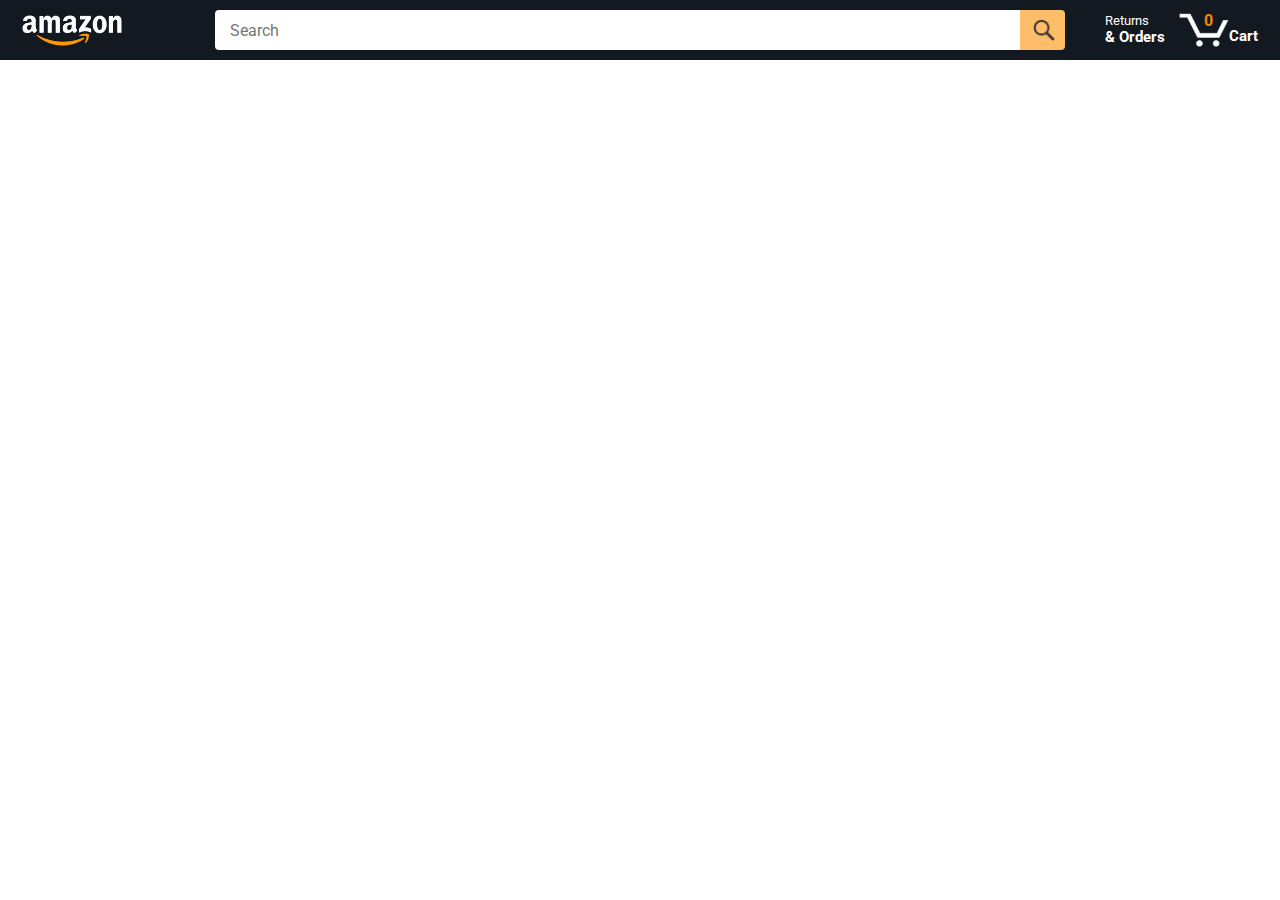
<file: index.html>
<!DOCTYPE html>
<html>
  <head>
    <title>Amazon Project</title>

    <!-- This code is needed for responsive design to work.
      (Responsive design = make the website look good on
      smaller screen sizes like a phone or a tablet). -->
    <meta name="viewport" content="width=device-width, initial-scale=1">

    <!-- Load a font called Roboto from Google Fonts. -->
    <link rel="preconnect" href="https://fonts.googleapis.com">
    <link rel="preconnect" href="https://fonts.gstatic.com" crossorigin>
    <link href="https://fonts.googleapis.com/css2?family=Roboto:wght@400;500;700&display=swap" rel="stylesheet">

    <!-- Here are the CSS files for this page. -->
    <link rel="stylesheet" href="styles/shared/general.css">
    <link rel="stylesheet" href="styles/shared/amazon-header.css">
    <link rel="stylesheet" href="styles/pages/amazon.css">
  </head>
  <body>
    <div class="amazon-header">
      <div class="amazon-header-left-section">
        <a href="index.html" class="header-link">
          <img class="amazon-logo"
            src="images/amazon-logo-white.png">
          <img class="amazon-mobile-logo"
            src="images/amazon-mobile-logo-white.png">
        </a>
      </div>

      <div class="amazon-header-middle-section">
        <input class="search-bar js-search-bar" type="text" placeholder="Search">

        <button class="search-button js-search-button">
          <img class="search-icon" src="images/icons/search-icon.png">
        </button>
      </div>

      <div class="amazon-header-right-section">
        <a class="orders-link header-link" href="orders.html">
          <span class="returns-text">Returns</span>
          <span class="orders-text">& Orders</span>
        </a>

        <a class="cart-link header-link" href="checkout.html">
          <img class="cart-icon" src="images/icons/cart-icon.png">
          <div class="cart-quantity js-cart-quantity">0</div>
          <div class="cart-text">Cart</div>
        </a>
      </div>
    </div>
    
    <div class="main">
      <div class="display-message js-display-message"></div>
      <div class="products-grid js-products-grid">
      </div>
    </div>
 
    <script type="module" src="scripts/amazon.js"></script>
  </body>
</html>
</file>
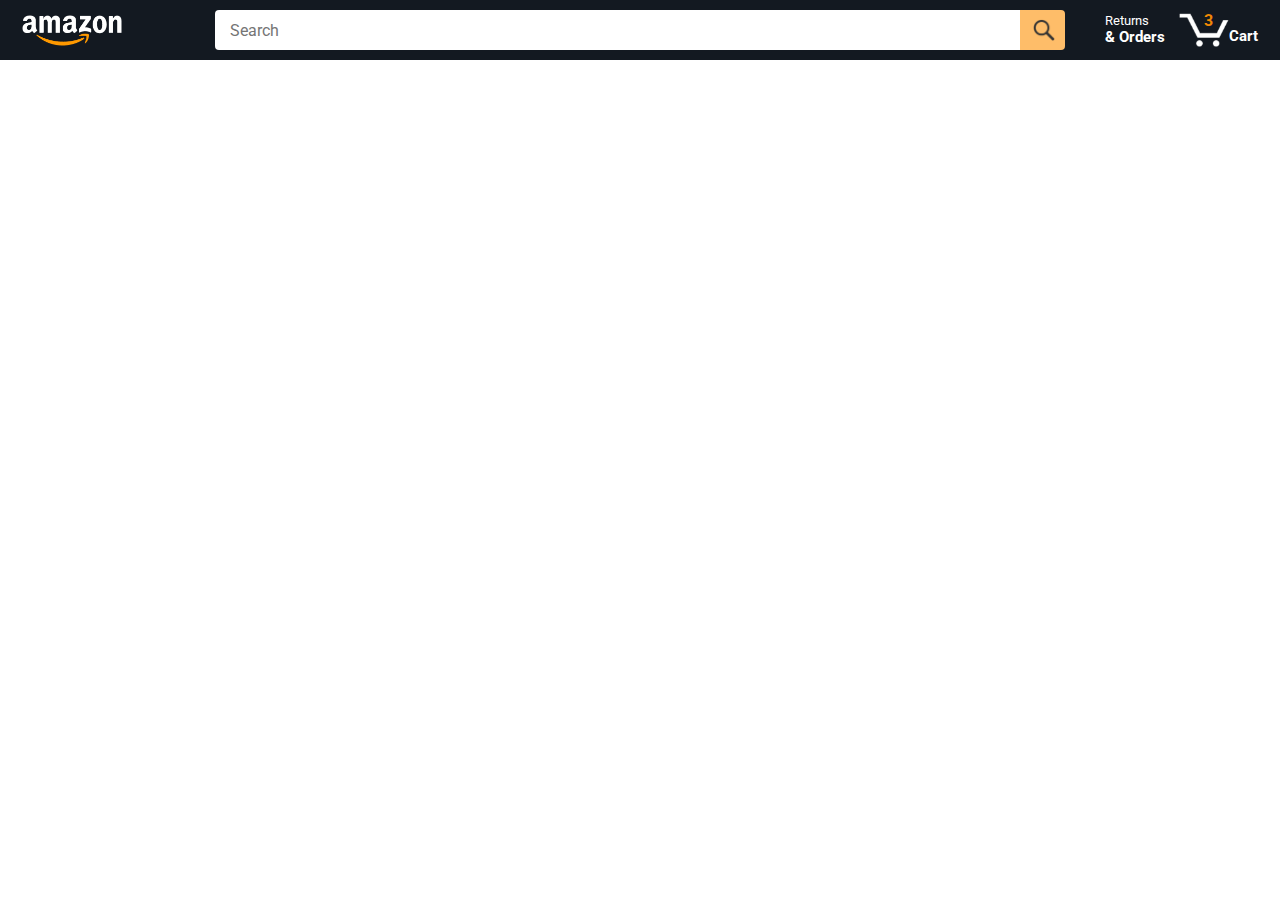
<file: amazon.html>
<!DOCTYPE html>
<html>
  <head>
    <title>Amazon Project</title>

    <!-- This code is needed for responsive design to work.
      (Responsive design = make the website look good on
      smaller screen sizes like a phone or a tablet). -->
    <meta name="viewport" content="width=device-width, initial-scale=1">

    <!-- Load a font called Roboto from Google Fonts. -->
    <link rel="preconnect" href="https://fonts.googleapis.com">
    <link rel="preconnect" href="https://fonts.gstatic.com" crossorigin>
    <link href="https://fonts.googleapis.com/css2?family=Roboto:wght@400;500;700&display=swap" rel="stylesheet">

    <!-- Here are the CSS files for this page. -->
    <link rel="stylesheet" href="styles/shared/general.css">
    <link rel="stylesheet" href="styles/shared/amazon-header.css">
    <link rel="stylesheet" href="styles/pages/amazon.css">
  </head>
  <body>
    <div class="amazon-header">
      <div class="amazon-header-left-section">
        <a href="amazon.html" class="header-link">
          <img class="amazon-logo"
            src="images/amazon-logo-white.png">
          <img class="amazon-mobile-logo"
            src="images/amazon-mobile-logo-white.png">
        </a>
      </div>

      <div class="amazon-header-middle-section">
        <input class="search-bar" type="text" placeholder="Search">

        <button class="search-button">
          <img class="search-icon" src="images/icons/search-icon.png">
        </button>
      </div>

      <div class="amazon-header-right-section">
        <a class="orders-link header-link" href="orders.html">
          <span class="returns-text">Returns</span>
          <span class="orders-text">& Orders</span>
        </a>

        <a class="cart-link header-link" href="checkout.html">
          <img class="cart-icon" src="images/icons/cart-icon.png">
          <div class="cart-quantity">3</div>
          <div class="cart-text">Cart</div>
        </a>
      </div>
    </div>
    
    <div class="main">
      <div class="products-grid js-products-grid">
      </div>
    </div>
    <script src="data/cart.js"></script>
    <script src="data/products.js"></script>
    <script src="scripts/amazon.js"></script>
  </body>
</html>
</file>
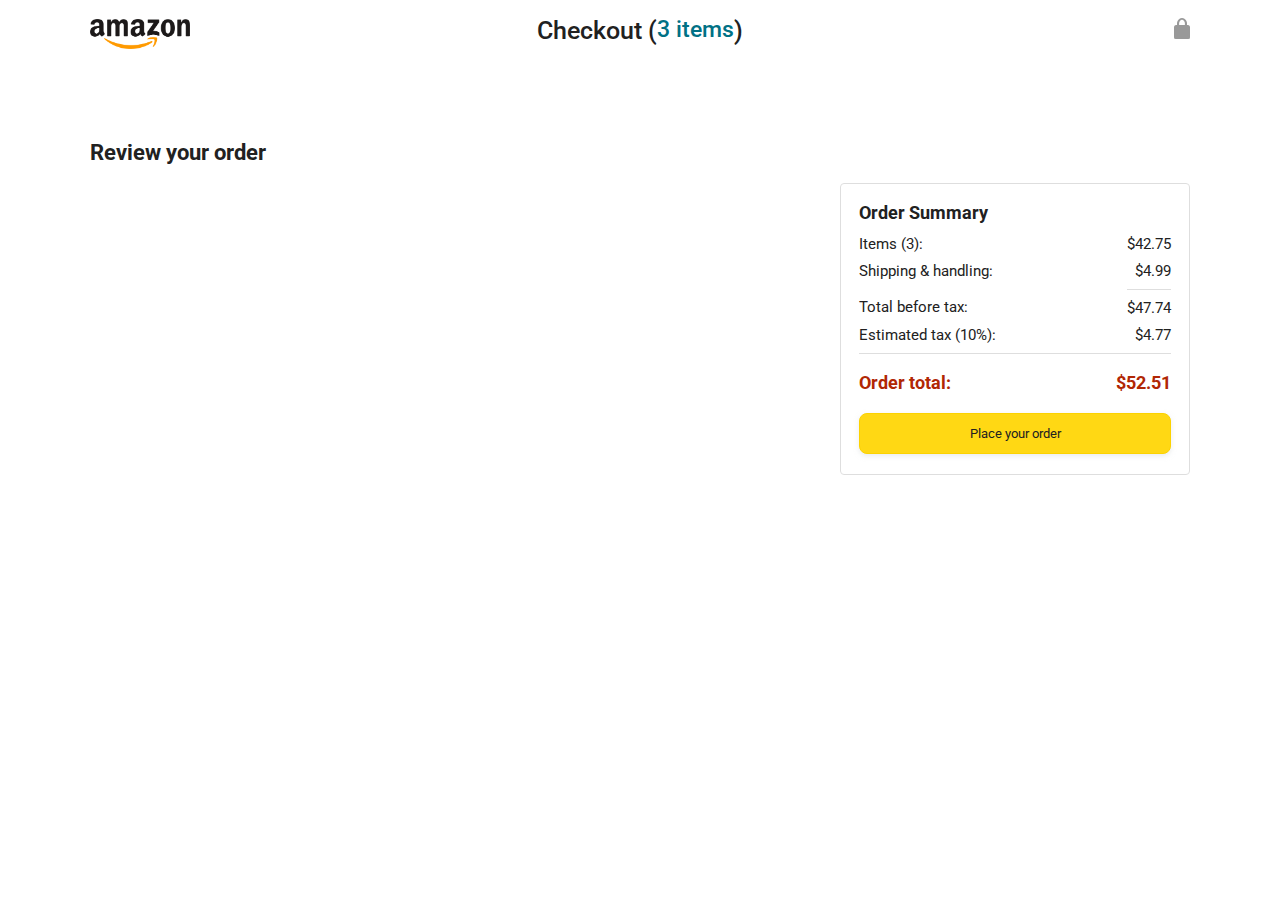
<file: checkout.html>
<!DOCTYPE html>
<html>
  <head>
    <title>Checkout</title>

    <!-- This code is needed for responsive design to work.
      (Responsive design = make the website look good on
      smaller screen sizes like a phone or a tablet). -->
    <meta name="viewport" content="width=device-width, initial-scale=1">

    <!-- Load a font called Roboto from Google Fonts. -->
    <link rel="preconnect" href="https://fonts.googleapis.com">
    <link rel="preconnect" href="https://fonts.gstatic.com" crossorigin>
    <link href="https://fonts.googleapis.com/css2?family=Roboto:wght@400;500;700&display=swap" rel="stylesheet">

    <!-- Here are the CSS files for this page. -->
    <link rel="stylesheet" href="styles/shared/general.css">
    <link rel="stylesheet" href="styles/pages/checkout/checkout-header.css">
    <link rel="stylesheet" href="styles/pages/checkout/checkout.css">
  </head>
  <body>
    <div class="checkout-header">
      <div class="header-content">
        <div class="checkout-header-left-section">
          <a href="amazon.html">
            <img class="amazon-logo" src="images/amazon-logo.png">
            <img class="amazon-mobile-logo" src="images/amazon-mobile-logo.png">
          </a>
        </div>

        <div class="checkout-header-middle-section">
          Checkout (<a class="return-to-home-link"
            href="amazon.html">3 items</a>)
        </div>

        <div class="checkout-header-right-section">
          <img src="images/icons/checkout-lock-icon.png">
        </div>
      </div>
    </div>

    <div class="main">
      <div class="page-title">Review your order</div>

      <div class="checkout-grid">
        <div class="order-summary js-order-summary">
        </div>

        <div class="payment-summary">
          <div class="payment-summary-title">
            Order Summary
          </div>

          <div class="payment-summary-row">
            <div>Items (3):</div>
            <div class="payment-summary-money">$42.75</div>
          </div>

          <div class="payment-summary-row">
            <div>Shipping &amp; handling:</div>
            <div class="payment-summary-money">$4.99</div>
          </div>

          <div class="payment-summary-row subtotal-row">
            <div>Total before tax:</div>
            <div class="payment-summary-money">$47.74</div>
          </div>

          <div class="payment-summary-row">
            <div>Estimated tax (10%):</div>
            <div class="payment-summary-money">$4.77</div>
          </div>

          <div class="payment-summary-row total-row">
            <div>Order total:</div>
            <div class="payment-summary-money">$52.51</div>
          </div>

          <button class="place-order-button button-primary">
            Place your order
          </button>
        </div>
      </div>
    </div>

    <script type="module" src="scripts/checkout.js"></script>
  </body>
</html>
</file>
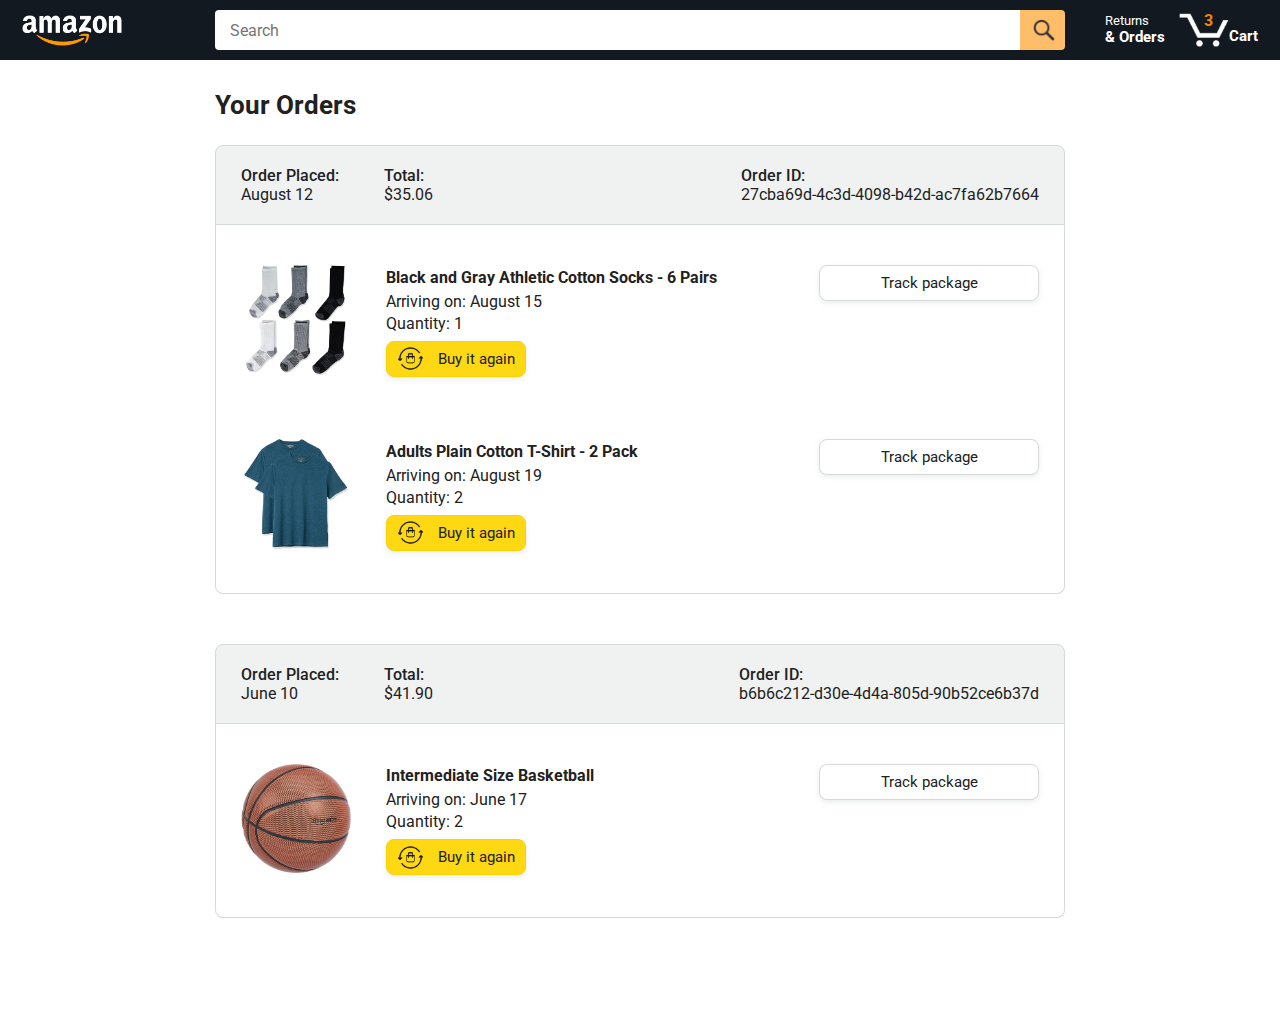
<file: orders.html>
<!DOCTYPE html>
<html>
  <head>
    <title>Orders</title>

    <!-- This code is needed for responsive design to work.
      (Responsive design = make the website look good on
      smaller screen sizes like a phone or a tablet). -->
    <meta name="viewport" content="width=device-width, initial-scale=1">

    <!-- Load a font called Roboto from Google Fonts. -->
    <link rel="preconnect" href="https://fonts.googleapis.com">
    <link rel="preconnect" href="https://fonts.gstatic.com" crossorigin>
    <link href="https://fonts.googleapis.com/css2?family=Roboto:wght@400;500;700&display=swap" rel="stylesheet">

    <!-- Here are the CSS files for this page. -->
    <link rel="stylesheet" href="styles/shared/general.css">
    <link rel="stylesheet" href="styles/shared/amazon-header.css">
    <link rel="stylesheet" href="styles/pages/orders.css">
  </head>
  <body>
    <div class="amazon-header">
      <div class="amazon-header-left-section">
        <a href="amazon.html" class="header-link">
          <img class="amazon-logo"
            src="images/amazon-logo-white.png">
          <img class="amazon-mobile-logo"
            src="images/amazon-mobile-logo-white.png">
        </a>
      </div>

      <div class="amazon-header-middle-section">
        <input class="search-bar" type="text" placeholder="Search">

        <button class="search-button">
          <img class="search-icon" src="images/icons/search-icon.png">
        </button>
      </div>

      <div class="amazon-header-right-section">
        <a class="orders-link header-link" href="orders.html">
          <span class="returns-text">Returns</span>
          <span class="orders-text">& Orders</span>
        </a>

        <a class="cart-link header-link" href="checkout.html">
          <img class="cart-icon" src="images/icons/cart-icon.png">
          <div class="cart-quantity">3</div>
          <div class="cart-text">Cart</div>
        </a>
      </div>
    </div>

    <div class="main">
      <div class="page-title">Your Orders</div>

      <div class="orders-grid">
        <div class="order-container">
          
          <div class="order-header">
            <div class="order-header-left-section">
              <div class="order-date">
                <div class="order-header-label">Order Placed:</div>
                <div>August 12</div>
              </div>
              <div class="order-total">
                <div class="order-header-label">Total:</div>
                <div>$35.06</div>
              </div>
            </div>

            <div class="order-header-right-section">
              <div class="order-header-label">Order ID:</div>
              <div>27cba69d-4c3d-4098-b42d-ac7fa62b7664</div>
            </div>
          </div>

          <div class="order-details-grid">
            <div class="product-image-container">
              <img src="images/products/athletic-cotton-socks-6-pairs.jpg">
            </div>

            <div class="product-details">
              <div class="product-name">
                Black and Gray Athletic Cotton Socks - 6 Pairs
              </div>
              <div class="product-delivery-date">
                Arriving on: August 15
              </div>
              <div class="product-quantity">
                Quantity: 1
              </div>
              <button class="buy-again-button button-primary">
                <img class="buy-again-icon" src="images/icons/buy-again.png">
                <span class="buy-again-message">Buy it again</span>
              </button>
            </div>

            <div class="product-actions">
              <a href="tracking.html">
                <button class="track-package-button button-secondary">
                  Track package
                </button>
              </a>
            </div>

            <div class="product-image-container">
              <img src="images/products/adults-plain-cotton-tshirt-2-pack-teal.jpg">
            </div>

            <div class="product-details">
              <div class="product-name">
                Adults Plain Cotton T-Shirt - 2 Pack
              </div>
              <div class="product-delivery-date">
                Arriving on: August 19
              </div>
              <div class="product-quantity">
                Quantity: 2
              </div>
              <button class="buy-again-button button-primary">
                <img class="buy-again-icon" src="images/icons/buy-again.png">
                <span class="buy-again-message">Buy it again</span>
              </button>
            </div>

            <div class="product-actions">
              <a href="tracking.html">
                <button class="track-package-button button-secondary">
                  Track package
                </button>
              </a>
            </div>
          </div>
        </div>

        <div class="order-container">

          <div class="order-header">
            <div class="order-header-left-section">
              <div class="order-date">
                <div class="order-header-label">Order Placed:</div>
                <div>June 10</div>
              </div>
              <div class="order-total">
                <div class="order-header-label">Total:</div>
                <div>$41.90</div>
              </div>
            </div>

            <div class="order-header-right-section">
              <div class="order-header-label">Order ID:</div>
              <div>b6b6c212-d30e-4d4a-805d-90b52ce6b37d</div>
            </div>
          </div>

          <div class="order-details-grid">
            <div class="product-image-container">
              <img src="images/products/intermediate-composite-basketball.jpg">
            </div>

            <div class="product-details">
              <div class="product-name">
                Intermediate Size Basketball
              </div>
              <div class="product-delivery-date">
                Arriving on: June 17
              </div>
              <div class="product-quantity">
                Quantity: 2
              </div>
              <button class="buy-again-button button-primary">
                <img class="buy-again-icon" src="images/icons/buy-again.png">
                <span class="buy-again-message">Buy it again</span>
              </button>
            </div>

            <div class="product-actions">
              <a href="tracking.html">
                <button class="track-package-button button-secondary">
                  Track package
                </button>
              </a>
            </div>
          </div>
        </div>
      </div>
    </div>
  </body>
</html>
</file>
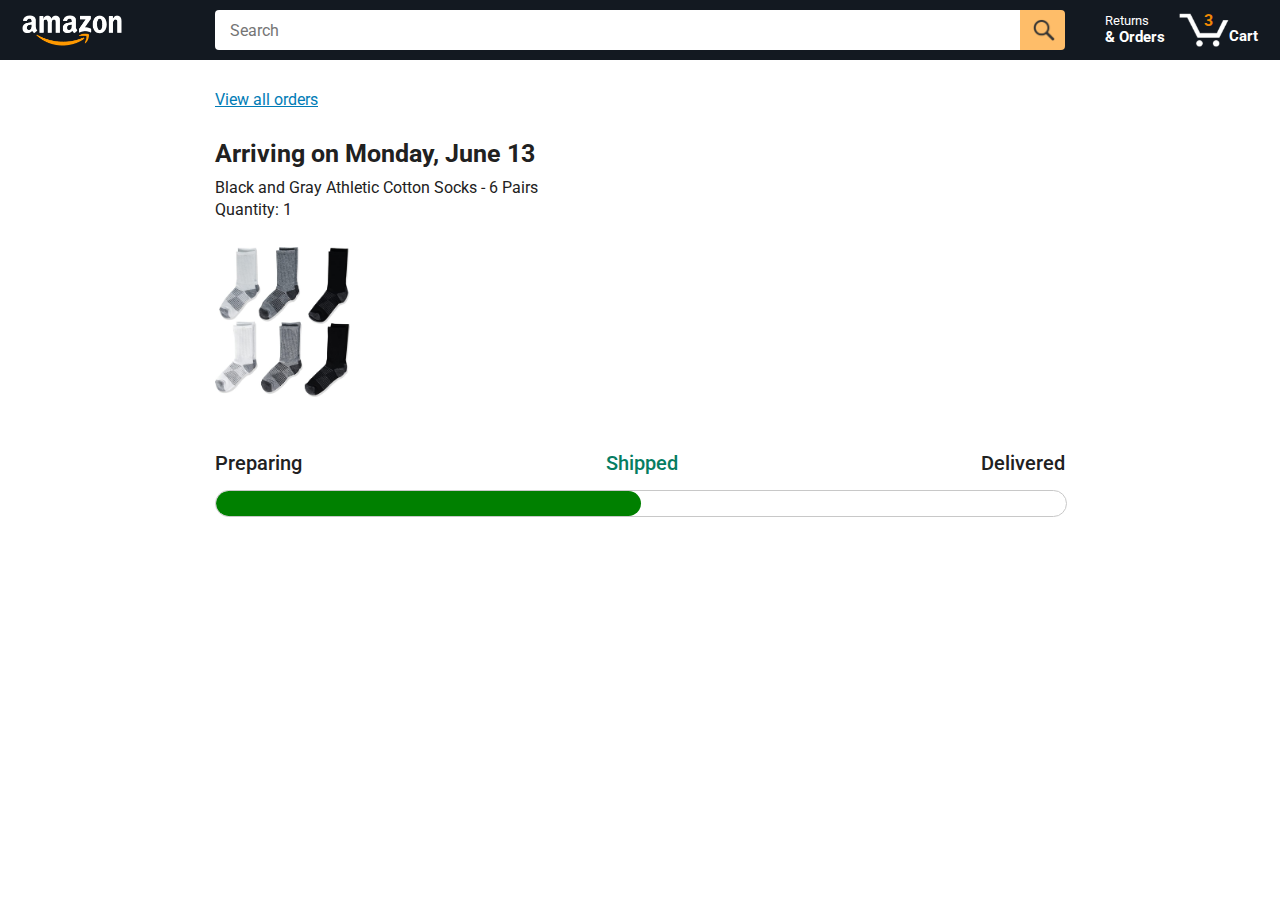
<file: tracking.html>
<!DOCTYPE html>
<html>
  <head>
    <title>Tracking</title>

    <!-- This code is needed for responsive design to work.
      (Responsive design = make the website look good on
      smaller screen sizes like a phone or a tablet). -->
    <meta name="viewport" content="width=device-width, initial-scale=1">

    <!-- Load a font called Roboto from Google Fonts. -->
    <link rel="preconnect" href="https://fonts.googleapis.com">
    <link rel="preconnect" href="https://fonts.gstatic.com" crossorigin>
    <link href="https://fonts.googleapis.com/css2?family=Roboto:wght@400;500;700&display=swap" rel="stylesheet">

    <!-- Here are the CSS files for this page. -->
    <link rel="stylesheet" href="styles/shared/general.css">
    <link rel="stylesheet" href="styles/shared/amazon-header.css">
    <link rel="stylesheet" href="styles/pages/tracking.css">
  </head>
  <body>
    <div class="amazon-header">
      <div class="amazon-header-left-section">
        <a href="amazon.html" class="header-link">
          <img class="amazon-logo"
            src="images/amazon-logo-white.png">
          <img class="amazon-mobile-logo"
            src="images/amazon-mobile-logo-white.png">
        </a>
      </div>

      <div class="amazon-header-middle-section">
        <input class="search-bar" type="text" placeholder="Search">

        <button class="search-button">
          <img class="search-icon" src="images/icons/search-icon.png">
        </button>
      </div>

      <div class="amazon-header-right-section">
        <a class="orders-link header-link" href="orders.html">
          <span class="returns-text">Returns</span>
          <span class="orders-text">& Orders</span>
        </a>

        <a class="cart-link header-link" href="checkout.html">
          <img class="cart-icon" src="images/icons/cart-icon.png">
          <div class="cart-quantity">3</div>
          <div class="cart-text">Cart</div>
        </a>
      </div>
    </div>

    <div class="main">
      <div class="order-tracking">
        <a class="back-to-orders-link link-primary" href="orders.html">
          View all orders
        </a>

        <div class="delivery-date">
          Arriving on Monday, June 13
        </div>

        <div class="product-info">
          Black and Gray Athletic Cotton Socks - 6 Pairs
        </div>

        <div class="product-info">
          Quantity: 1
        </div>

        <img class="product-image" src="images/products/athletic-cotton-socks-6-pairs.jpg">

        <div class="progress-labels-container">
          <div class="progress-label">
            Preparing
          </div>
          <div class="progress-label current-status">
            Shipped
          </div>
          <div class="progress-label">
            Delivered
          </div>
        </div>

        <div class="progress-bar-container">
          <div class="progress-bar"></div>
        </div>
      </div>
    </div>
  </body>
</html>
</file>
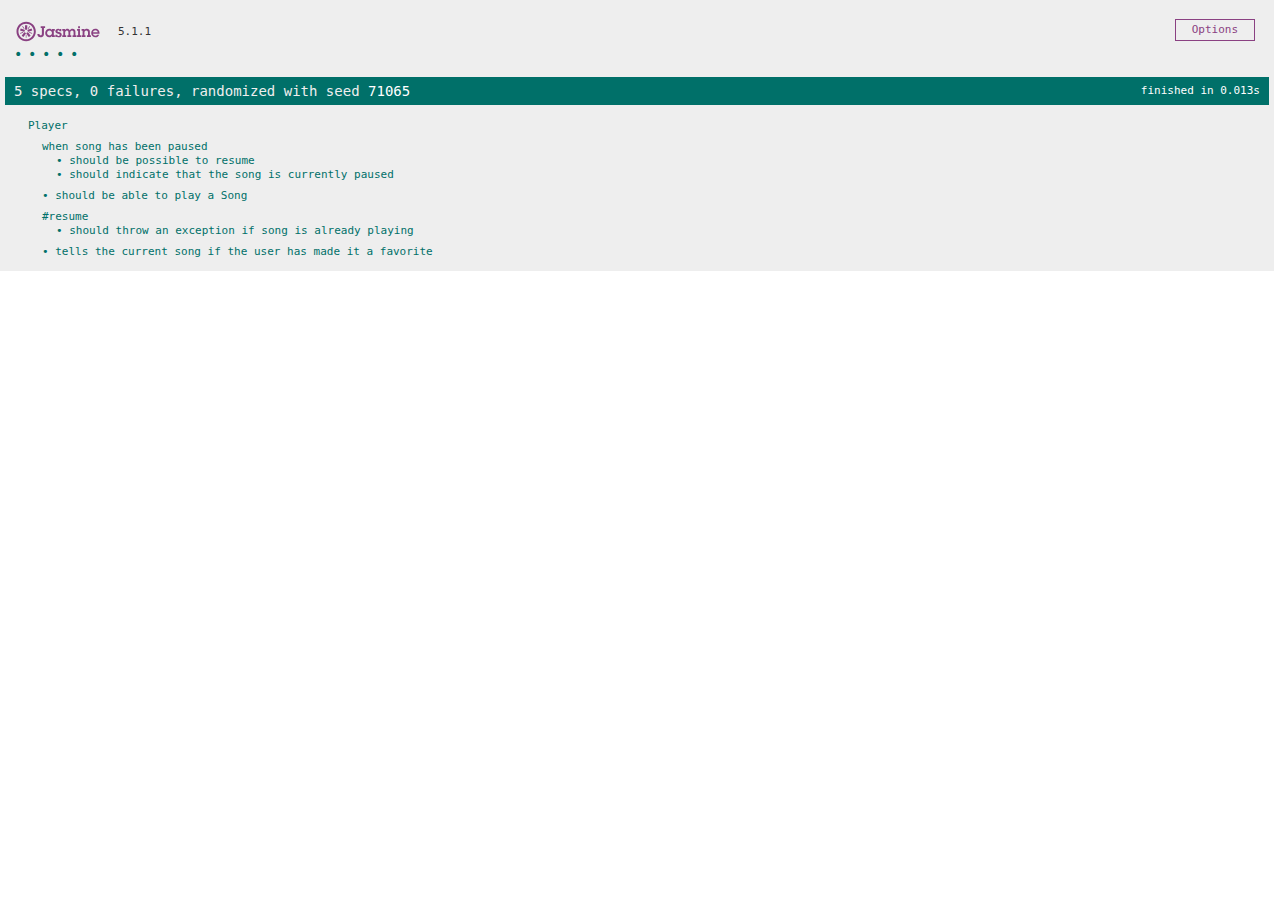
<file: tests-jasmine/SpecRunner.html>
<!DOCTYPE html>
<html>
<head>
  <meta charset="utf-8">
  <title>Jasmine Spec Runner v5.1.1</title>

  <link rel="shortcut icon" type="image/png" href="lib/jasmine-5.1.1/jasmine_favicon.png">
  <link rel="stylesheet" href="lib/jasmine-5.1.1/jasmine.css">

  <script src="lib/jasmine-5.1.1/jasmine.js"></script>
  <script src="lib/jasmine-5.1.1/jasmine-html.js"></script>
  <script src="lib/jasmine-5.1.1/boot0.js"></script>
  <!-- optional: include a file here that configures the Jasmine env -->
  <script src="lib/jasmine-5.1.1/boot1.js"></script>

  <!-- include source files here... -->
  <script src="src/Player.js"></script>
  <script src="src/Song.js"></script>

  <!-- include spec files here... -->
  <script src="spec/SpecHelper.js"></script>
  <script src="spec/PlayerSpec.js"></script>

</head>

<body>
</body>
</html>
</file>
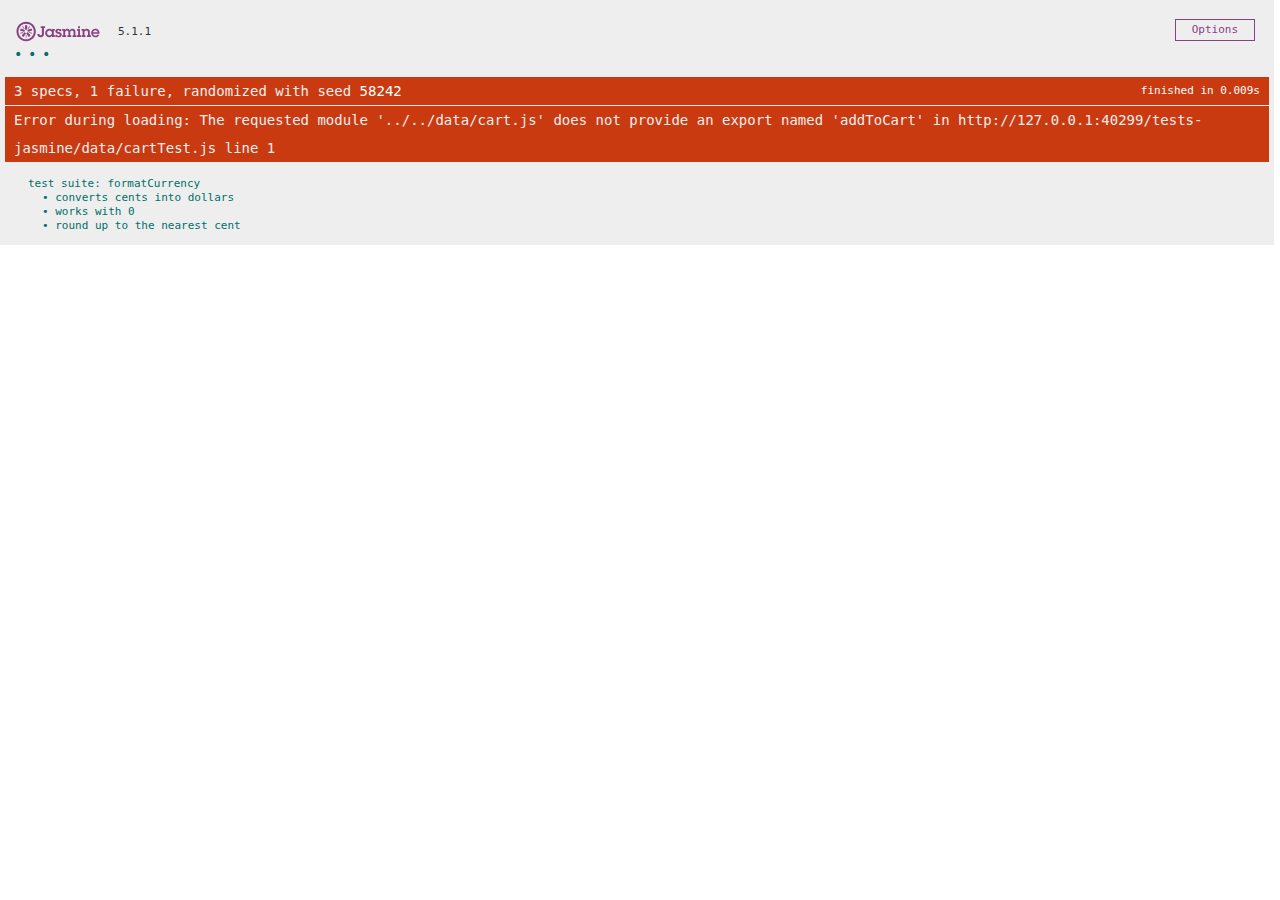
<file: tests-jasmine/tests.html>
<!DOCTYPE html>
<html>
<head>
  <meta charset="utf-8">
  <title>Jasmine Spec Runner v5.1.1</title>

  <link rel="shortcut icon" type="image/png" href="lib/jasmine-5.1.1/jasmine_favicon.png">
  <link rel="stylesheet" href="lib/jasmine-5.1.1/jasmine.css">

  <script src="lib/jasmine-5.1.1/jasmine.js"></script>
  <script src="lib/jasmine-5.1.1/jasmine-html.js"></script>
  <script src="lib/jasmine-5.1.1/boot0.js"></script>
  <!-- optional: include a file here that configures the Jasmine env -->
  <script src="lib/jasmine-5.1.1/boot1.js"></script>

  <script src="utils/moneyTest.js" type="module"></script>
  <script src="data/cartTest.js" type="module"></script>
</head>

<body>
</body>
</html>
</file>
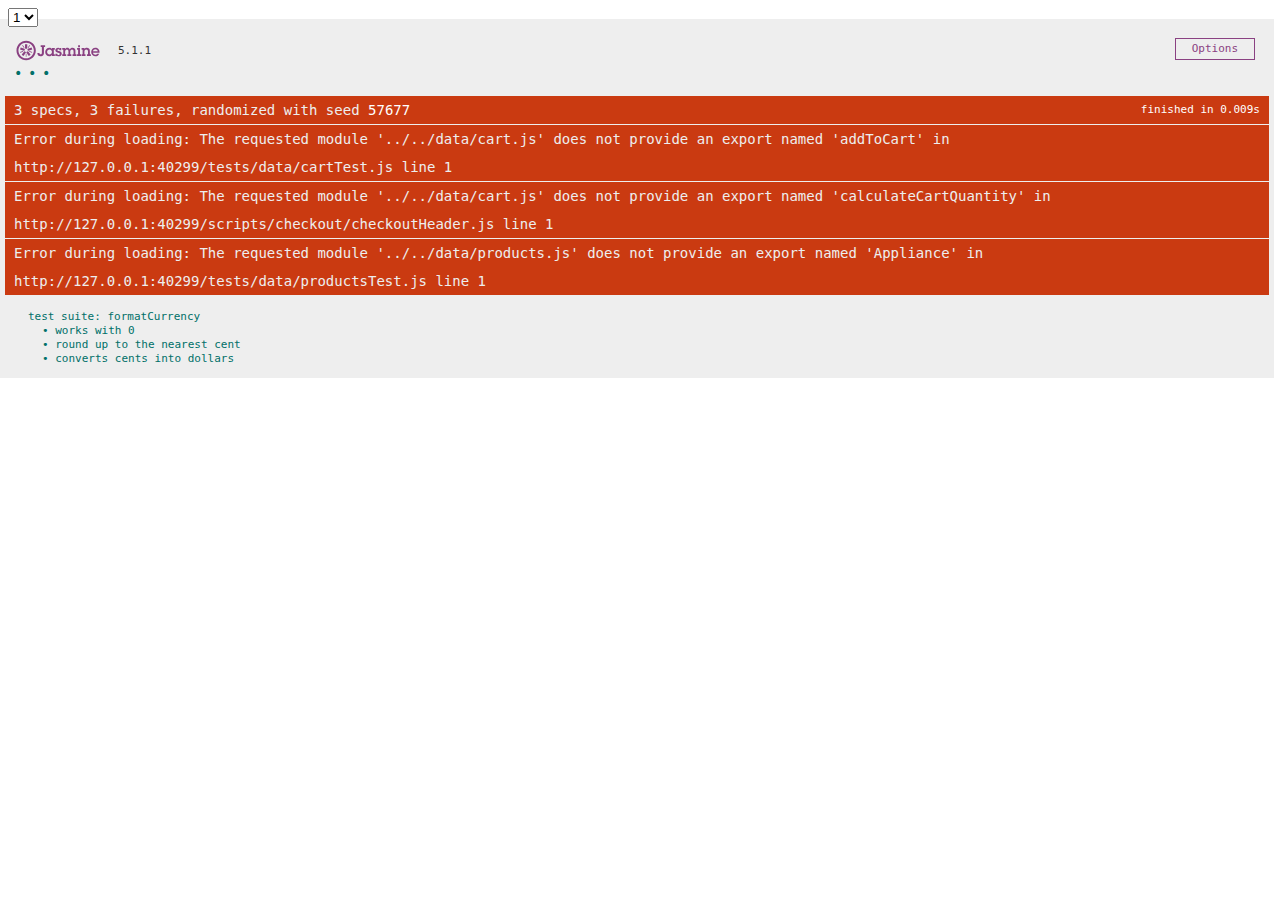
<file: tests/tests.html>
<!DOCTYPE html>
<html>
<head>
  <meta charset="utf-8">
  <title>Jasmine Spec Runner v5.1.1</title>

  <link rel="shortcut icon" type="image/png" href="lib/jasmine-5.1.1/jasmine_favicon.png">
  <link rel="stylesheet" href="lib/jasmine-5.1.1/jasmine.css">

  <script src="lib/jasmine-5.1.1/jasmine.js"></script>
  <script src="lib/jasmine-5.1.1/jasmine-html.js"></script>
  <script src="lib/jasmine-5.1.1/boot0.js"></script>
  <!-- optional: include a file here that configures the Jasmine env -->
  <script src="lib/jasmine-5.1.1/boot1.js"></script>

  <script src="utils/moneyTest.js" type="module"></script>
  <script src="data/cartTest.js" type="module"></script>
  <script src="checkout/orderSummaryTest.js" type="module"></script>
  <script src="data/productsTest.js" type="module"></script>
</head>

<body>
  <div class="js-test-container">
    <select class="js-selector-quantity-15b6fc6f-327a-4ec4-896f-486349e85a3d">
      <option selected value="1">1</option>
    </select>
  </div>
  <div class="js-order-summary-container">
  </div>

</body>
</html>
</file>
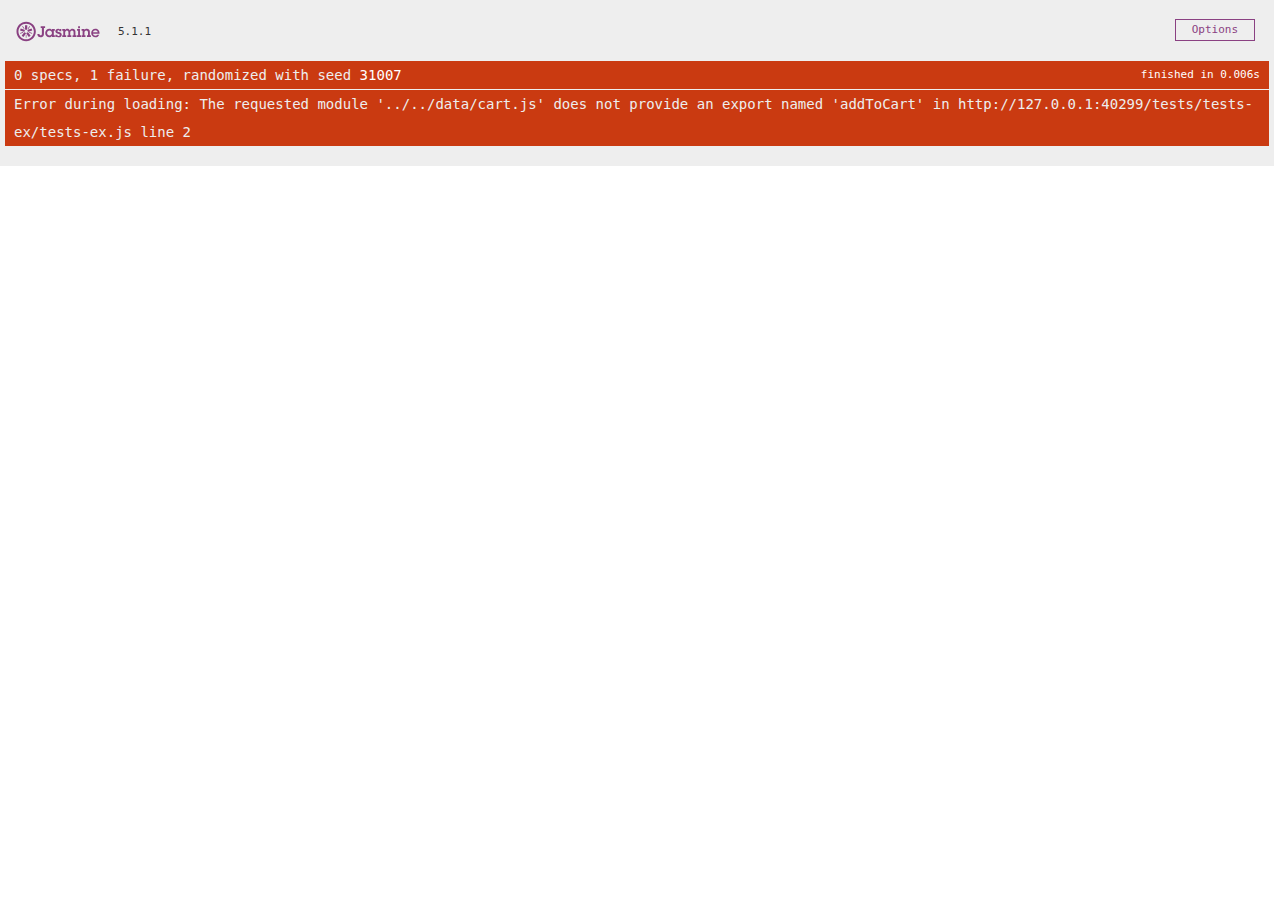
<file: tests/tests-ex/tests-ex.html>
<!DOCTYPE html>
<html>
<head>
  <meta charset="utf-8">
  <title>Jasmine Spec Runner v5.1.1</title>

  <link rel="shortcut icon" type="image/png" href="../lib/jasmine-5.1.1/jasmine_favicon.png">
  <link rel="stylesheet" href="../lib/jasmine-5.1.1/jasmine.css">

  <script src="../lib/jasmine-5.1.1/jasmine.js"></script>
  <script src="../lib/jasmine-5.1.1/jasmine-html.js"></script>
  <script src="../lib/jasmine-5.1.1/boot0.js"></script>
  <!-- optional: include a file here that configures the Jasmine env -->
  <script src="../lib/jasmine-5.1.1/boot1.js"></script>

  <script src="./tests-ex.js" type="module"></script>

</head>

<body>

</body>
</html>
</file>
<file: styles/shared/general.css>
body {
  font-family: Roboto, Arial;
  color: rgb(33, 33, 33);
  /* The <body> element has a default margin of 8px
     on all sides. This removes the default margins. */
  margin: 0;
}

/* <p> elements have a default margin on the top
   and bottom. This removes the default margins. */
p {
  margin: 0;
}

button {
  cursor: pointer;
}

select {
  cursor: pointer;
}

input, select, button {
  font-family: Roboto, Arial;
}

.button-primary {
  color: rgb(33, 33, 33);
  background-color: rgb(255, 216, 20);
  border: 1px solid rgb(252, 210, 0);
  border-radius: 8px;
  cursor: pointer;
  box-shadow: 0 2px 5px rgba(213, 217, 217, 0.5);
}

.button-primary:hover {
  background-color: rgb(247, 202, 0);
  border: 1px solid rgb(242, 194, 0);
}

.button-primary:active {
  background: rgb(255, 216, 20);
  border-color: rgb(252, 210, 0);
  box-shadow: none;
}

.button-secondary {
  color: rgb(33, 33, 33);
  background: white;
  border: 1px solid rgb(213, 217, 217);
  border-radius: 8px;
  cursor: pointer;
  box-shadow: 0 2px 5px rgba(213, 217, 217, 0.5);
}

.button-secondary:hover {
  background-color: rgb(247, 250, 250);
}

.button-secondary:active {
  background-color: rgb(237, 253, 255);
  box-shadow: none;
}

/* These styles will limit text to 2 lines. Anything
   beyond 2 lines will be replaced with "..."
   You can find this code by using an A.I. tool or by
   searching in Google.
   https://css-tricks.com/almanac/properties/l/line-clamp/ */
.limit-text-to-2-lines {
  display: -webkit-box;
  -webkit-line-clamp: 2;
  -webkit-box-orient: vertical;
  overflow: hidden;
}

.link-primary {
  color: rgb(1, 124, 182);
  cursor: pointer;
}

.link-primary:hover {
  color: rgb(196, 80, 0);
}

/* Styles for dropdown selectors. */
select {
  color: rgb(33, 33, 33);
  background-color: rgb(240, 240, 240);
  border: 1px solid rgb(213, 217, 217);
  border-radius: 8px;
  padding: 3px 5px;
  font-size: 15px;
  cursor: pointer;
  box-shadow: 0 2px 5px rgba(213, 217, 217, 0.5);
}

select:focus,
input:focus {
  outline: 2px solid rgb(255, 153, 0);
}
</file>
<file: styles/shared/amazon-header.css>
.amazon-header {
  background-color: rgb(19, 25, 33);
  color: white;
  padding-left: 15px;
  padding-right: 15px;

  display: flex;
  align-items: center;
  justify-content: space-between;

  position: fixed;
  top: 0;
  left: 0;
  right: 0;
  height: 60px;
}

.amazon-header-left-section {
  width: 180px;
}

@media (max-width: 800px) {
  .amazon-header-left-section {
    width: unset;
  }
}

.header-link {
  display: inline-block;
  padding: 6px;
  border-radius: 2px;
  cursor: pointer;
  text-decoration: none;
  border: 1px solid rgba(0, 0, 0, 0);
}

.header-link:hover {
  border: 1px solid white;
}

.amazon-logo {
  width: 100px;
  margin-top: 5px;
}

.amazon-mobile-logo {
  display: none;
}

@media (max-width: 575px) {
  .amazon-logo {
    display: none;
  }

  .amazon-mobile-logo {
    display: block;
    height: 35px;
    margin-top: 5px;
  }
}

.amazon-header-middle-section {
  flex: 1;
  max-width: 850px;
  margin-left: 10px;
  margin-right: 10px;
  display: flex;
}

.search-bar {
  flex: 1;
  width: 0;
  font-size: 16px;
  height: 38px;
  padding-left: 15px;
  border: none;
  border-top-left-radius: 4px;
  border-bottom-left-radius: 4px;
  border-top-right-radius: 0;
  border-bottom-right-radius: 0;
}

.search-button {
  background-color: rgb(254, 189, 105);
  border: none;
  width: 45px;
  height: 40px;
  border-top-right-radius: 4px;
  border-bottom-right-radius: 4px;
  flex-shrink: 0;
}

.search-icon {
  height: 22px;
  margin-left: 2px;
  margin-top: 3px;
}

.amazon-header-right-section {
  width: 180px;
  flex-shrink: 0;
  display: flex;
  justify-content: end;
}

.orders-link {
  color: white;
}

.returns-text {
  display: block;
  font-size: 13px;
}

.orders-text {
  display: block;
  font-size: 15px;
  font-weight: 700;
}

.cart-link {
  color: white;
  display: flex;
  align-items: center;
  position: relative;
}

.cart-icon {
  width: 50px;
}

.cart-text {
  margin-top: 12px;
  font-size: 15px;
  font-weight: 700;
}

.cart-quantity {
  color: rgb(240, 136, 4);
  font-size: 16px;
  font-weight: 700;

  position: absolute;
  top: 4px;
  left: 22px;
  
  width: 26px;
  text-align: center;
}
</file>
<file: styles/pages/amazon.css>
.main {
  margin-top: 60px;
}

.products-grid {
  display: grid;

  /* - In CSS Grid, 1fr means a column will take up the
       remaining space in the grid.
     - If we write 1fr 1fr ... 1fr; 8 times, this will
       divide the grid into 8 columns, each taking up an
       equal amount of the space.
     - repeat(8, 1fr); is a shortcut for repeating "1fr"
       8 times (instead of typing out "1fr" 8 times).
       repeat(...) is a special property that works with
       display: grid; */
  grid-template-columns: repeat(8, 1fr);
}

/* @media is used to create responsive design (making the
   website look good on any screen size). This @media
   means when the screen width is 2000px or less, we
   will divide the grid into 7 columns instead of 8. */
@media (max-width: 2000px) {
  .products-grid {
    grid-template-columns: repeat(7, 1fr);
  }
}

/* This @media means when the screen width is 1600px or
   less, we will divide the grid into 6 columns. */
@media (max-width: 1600px) {
  .products-grid {
    grid-template-columns: repeat(6, 1fr);
  }
}

@media (max-width: 1300px) {
  .products-grid {
    grid-template-columns: repeat(5, 1fr);
  }
}

@media (max-width: 1000px) {
  .products-grid {
    grid-template-columns: repeat(4, 1fr);
  }
}

@media (max-width: 800px) {
  .products-grid {
    grid-template-columns: repeat(3, 1fr);
  }
}

@media (max-width: 575px) {
  .products-grid {
    grid-template-columns: repeat(2, 1fr);
  }
}

@media (max-width: 450px) {
  .products-grid {
    grid-template-columns: 1fr;
  }
}

.product-container {
  padding-top: 40px;
  padding-bottom: 25px;
  padding-left: 25px;
  padding-right: 25px;

  border-right: 1px solid rgb(231, 231, 231);
  border-bottom: 1px solid rgb(231, 231, 231);

  display: flex;
  flex-direction: column;
}

.product-image-container {
  display: flex;
  justify-content: center;
  align-items: center;

  height: 180px;
  margin-bottom: 20px;
}

.product-image {
  /* Images will overflow their container by default. To
    prevent this, we set max-width and max-height to 100%
    so they stay inside their container. */
  max-width: 100%;
  max-height: 100%;
}

.product-name {
  height: 40px;
  margin-bottom: 5px;
}

.product-rating-container {
  display: flex;
  align-items: center;
  margin-bottom: 10px;
}

.product-rating-stars {
  width: 100px;
  margin-right: 6px;
}

.product-rating-count {
  color: rgb(1, 124, 182);
  cursor: pointer;
  margin-top: 3px;
}

.product-price {
  font-weight: 700;
  margin-bottom: 10px;
}

.product-quantity-container {
  margin-bottom: 17px;
}

.product-spacer {
  flex: 1;
}

.added-to-cart {
  color: rgb(6, 125, 98);
  font-size: 16px;

  display: flex;
  align-items: center;
  margin-bottom: 8px;

  /* At first, the "Added to cart" message will
     be invisible. Use JavaScript to change the
     opacity and make it visible. */
  opacity: 0;
}

.added-to-cart img {
  height: 20px;
  margin-right: 5px;
}

.add-to-cart-button {
  width: 100%;
  padding: 8px;
  border-radius: 50px;
}
</file>
<file: styles/pages/checkout/checkout-header.css>
.checkout-header {
  height: 60px;
  padding-left: 30px;
  padding-right: 30px;
  background-color: white;

  display: flex;
  justify-content: center;

  position: fixed;
  top: 0;
  left: 0;
  right: 0;
  z-index: 1000;
}

.header-content {
  width: 100%;
  max-width: 1100px;

  display: flex;
  align-items: center;
}

.checkout-header-left-section {
  width: 150px;
}

.amazon-logo {
  width: 100px;
  margin-top: 12px;
}

.amazon-mobile-logo {
  display: none;
}

/* @media is used to create responsive design (making the
   website look good on any screen size). This @media
   means when the screen width is 575px or less, different
   styles (inside the {...}) will be applied. */
@media (max-width: 575px) {
  .checkout-header-left-section {
    width: auto;
  }

  .amazon-logo {
    display: none;
  }

  .amazon-mobile-logo {
    display: inline-block;
    height: 35px;
    margin-top: 5px;
  }
}

.checkout-header-middle-section {
  flex: 1;
  flex-shrink: 0;
  text-align: center;

  font-size: 25px;
  font-weight: 500;

  display: flex;
  justify-content: center;
}

.return-to-home-link {
  color: rgb(0, 113, 133);
  font-size: 23px;
  text-decoration: none;
  cursor: pointer;
}

@media (max-width: 1000px) {
  .checkout-header-middle-section {
    font-size: 20px;
    margin-right: 60px;
  }

  .return-to-home-link {
    font-size: 18px;
  }
}

@media (max-width: 575px) {
  .checkout-header-middle-section {
    margin-right: 5px;
  }
}

.checkout-header-right-section {
  text-align: right;
  width: 150px;
}

@media (max-width: 1000px) {
  .checkout-header-right-section {
    width: auto;
  }
}
</file>
<file: styles/pages/checkout/checkout.css>
.main {
  max-width: 1100px;
  padding-left: 30px;
  padding-right: 30px;

  margin-top: 140px;
  margin-bottom: 100px;

  /* margin-left: auto;
     margin-right auto;
     Is a trick for centering an element horizontally
     without needing a container. */
  margin-left: auto;
  margin-right: auto;
}

.page-title {
  font-weight: 700;
  font-size: 22px;
  margin-bottom: 18px;
}

.checkout-grid {
  display: grid;
  /* Here, 1fr means the first column will take
     up the remaining space in the grid. */
  grid-template-columns: 1fr 350px;
  column-gap: 12px;

  /* Use align-items: start; to prevent the elements
     in the grid from stretching vertically. */
  align-items: start;
}

@media (max-width: 1000px) {
  .main {
    max-width: 500px;
  }

  .checkout-grid {
    grid-template-columns: 1fr;
  }
}

.cart-item-container,
.payment-summary {
  border: 1px solid rgb(222, 222, 222);
  border-radius: 4px;
  padding: 18px;
}

.cart-item-container {
  margin-bottom: 12px;
}

.payment-summary {
  padding-bottom: 5px;
}

@media (max-width: 1000px) {
  .payment-summary {
    /* grid-row: 1 means this element will be placed into row
      1 in the grid. (Normally, the row that an element is
      placed in is determined by the order of the elements in
      the HTML. grid-row overrides this default ordering). */
    grid-row: 1;
    margin-bottom: 12px;
  }
}

.delivery-date {
  color: rgb(0, 118, 0);
  font-weight: 700;
  font-size: 19px;
  margin-top: 5px;
  margin-bottom: 22px;
}

.cart-item-details-grid {
  display: grid;
  /* 100px 1fr 1fr; means the 2nd and 3rd column will
     take up half the remaining space in the grid
     (they will divide up the remaining space evenly). */
  grid-template-columns: 100px 1fr 1fr;
  column-gap: 25px;
}

@media (max-width: 1000px) {
  .cart-item-details-grid {
    grid-template-columns: 100px 1fr;
    row-gap: 30px;
  }
}

.product-image {
  max-width: 100%;
  max-height: 120px;

  /* margin-left: auto;
     margin-right auto;
     Is a trick for centering an element horizontally
     without needing a container. */
  margin-left: auto;
  margin-right: auto;
}

.product-name {
  font-weight: 700;
  margin-bottom: 8px;
}

.product-price {
  color: rgb(177, 39, 4);
  font-weight: 700;
  margin-bottom: 5px;
}

.product-quantity .link-primary {
  margin-left: 3px;
}

@media (max-width: 1000px) {
  .delivery-options {
    /* grid-column: 1 means this element will be placed
       in column 1 in the grid. (Normally, the column that
       an element is placed in is determined by the order
       of the elements in the HTML. grid-column overrides
       this default ordering).
       
       / span 2 means this element will take up 2 columns
       in the grid (Normally, each element takes up 1
       column in the grid). */
    grid-column: 1 / span 2;
  }
}

.delivery-options-title {
  font-weight: 700;
  margin-bottom: 10px;
}

.delivery-option {
  display: grid;
  grid-template-columns: 24px 1fr;
  margin-bottom: 12px;
  cursor: pointer;
}

.delivery-option-input {
  margin-left: 0px;
  cursor: pointer;
}

.delivery-option-date {
  color: rgb(0, 118, 0);
  font-weight: 500;
  margin-bottom: 3px;
}

.delivery-option-price {
  color: rgb(120, 120, 120);
  font-size: 15px;
}

.payment-summary-title {
  font-weight: 700;
  font-size: 18px;
  margin-bottom: 12px;
}

.payment-summary-row {
  display: grid;
  /* 1fr auto; means the width of the 2nd column will be
     determined by the elements inside the column (auto).
     The 1st column will take up the remaining space. */
  grid-template-columns: 1fr auto;

  font-size: 15px;
  margin-bottom: 9px;
}

.payment-summary-money {
  text-align: right;
}

.subtotal-row .payment-summary-money {
  border-top: 1px solid rgb(222, 222, 222);
}

.subtotal-row div {
  padding-top: 9px;
}

.total-row {
  color: rgb(177, 39, 4);
  font-weight: 700;
  font-size: 18px;

  border-top: 1px solid rgb(222, 222, 222);
  padding-top: 18px;
}

.place-order-button {
  width: 100%;
  padding-top: 12px;
  padding-bottom: 12px;
  border-radius: 8px;

  margin-top: 11px;
  margin-bottom: 15px;
}
</file>
<file: styles/pages/orders.css>
.main {
  max-width: 850px;
  margin-top: 90px;
  margin-bottom: 100px;
  padding-left: 20px;
  padding-right: 20px;

  /* margin-left: auto;
     margin-right auto;
     Is a trick for centering an element horizontally
     without needing a container. */
  margin-left: auto;
  margin-right: auto;
}

.page-title {
  font-weight: 700;
  font-size: 26px;
  margin-bottom: 25px;
}

.orders-grid {
  display: grid;
  grid-template-columns: 1fr;
  row-gap: 50px;
}

.order-header {
  background-color: rgb(240, 242, 242);
  border: 1px solid rgb(213, 217, 217);

  display: flex;
  align-items: center;
  justify-content: space-between;

  padding: 20px 25px;
  border-top-left-radius: 8px;
  border-top-right-radius: 8px;
}

.order-header-left-section {
  display: flex;
  flex-shrink: 0;
}

.order-header-label {
  font-weight: 500;
}

.order-date,
.order-total {
  margin-right: 45px;
}

.order-header-right-section {
  flex-shrink: 1;
}

@media (max-width: 575px) {
  .order-header {
    flex-direction: column;
    align-items: start;
    line-height: 23px;
    padding: 15px;
  }

  .order-header-left-section {
    flex-direction: column;
  }

  .order-header-label {
    margin-right: 5px;
  }

  .order-date,
  .order-total {
    display: grid;
    grid-template-columns: auto 1fr;
    margin-right: 0;
  }

  .order-header-right-section {
    display: grid;
    grid-template-columns: auto 1fr;
  }
}

.order-details-grid {
  padding: 40px 25px;
  border: 1px solid rgb(213, 217, 217);
  border-top: none;
  border-bottom-left-radius: 8px;
  border-bottom-right-radius: 8px;

  display: grid;
  grid-template-columns: 110px 1fr 220px;
  column-gap: 35px;
  row-gap: 60px;
  align-items: center;
}

@media (max-width: 800px) {
  .order-details-grid {
    grid-template-columns: 110px 1fr;
    row-gap: 0;
    padding-bottom: 8px;
  }
}

@media (max-width: 450px) {
  .order-details-grid {
    grid-template-columns: 1fr;
  }
}

.product-image-container {
  text-align: center;
}

.product-image-container img {
  max-width: 110px;
  max-height: 110px;
}

.product-name {
  font-weight: 700;
  margin-bottom: 5px;
}

.product-delivery-date {
  margin-bottom: 3px;
}

.product-quantity {
  margin-bottom: 8px;
}

.buy-again-button {
  font-size: 15px;
  width: 140px;
  height: 36px;
  border-radius: 8px;

  display: flex;
  align-items: center;
  justify-content: center;
}

.buy-again-icon {
  width: 25px;
  margin-right: 15px;
}

.product-actions {
  align-self: start;
}

.track-package-button {
  width: 100%;
  font-size: 15px;
  padding: 8px;
}

@media (max-width: 800px) {
  .buy-again-button {
    margin-bottom: 10px;
  }

  .product-actions {
    /* grid-column: 2 means this element will be placed
       in column 2 in the grid. (Normally, the column that
       an element is placed in is determined by the order
       of the elements in the HTML. grid-column overrides
       this default ordering). */
    grid-column: 2;
    margin-bottom: 30px;
  }

  .track-package-button {
    width: 140px;
  }
}

@media (max-width: 450px) {
  .product-image-container {
    text-align: center;
    margin-bottom: 25px;
  }

  .product-image-container img {
    max-width: 150px;
    max-height: 150px;
  }

  .product-name {
    margin-bottom: 10px;
  }

  .product-quantity {
    margin-bottom: 15px;
  }

  .buy-again-button {
    width: 100%;
    margin-bottom: 15px;
  }

  .product-actions {
    /* grid-column: auto; undos grid-column: 2; from above.
       This element will now be placed in its normal column
       in the grid. */
    grid-column: auto;
    margin-bottom: 70px;
  }

  .track-package-button {
    width: 100%;
    padding: 12px;
  }
}
</file>
<file: styles/pages/tracking.css>
.main {
  max-width: 850px;
  margin-top: 90px;
  margin-bottom: 100px;
  padding-left: 30px;
  padding-right: 30px;

  /* margin-left: auto;
     margin-right auto;
     Is a trick for centering an element horizontally
     without needing a container. */
  margin-left: auto;
  margin-right: auto;
}

.back-to-orders-link {
  display: inline-block;
  margin-bottom: 30px;
}

.delivery-date {
  font-size: 25px;
  font-weight: 700;
  margin-bottom: 10px;
}

.product-info {
  margin-bottom: 3px;
}

.product-image {
  max-width: 150px;
  max-height: 150px;
  margin-top: 25px;
  margin-bottom: 50px;
}

.progress-labels-container {
  display: flex;
  justify-content: space-between;
  font-size: 20px;
  font-weight: 500;
  margin-bottom: 15px;
}

.current-status {
  color: rgb(6, 125, 98);
}

@media (max-width: 575px) {
  .progress-labels-container {
    font-size: 16px;
  }
}

@media (max-width: 450px) {
  .progress-labels-container {
    flex-direction: column;
    margin-bottom: 5px;
  }

  .progress-label {
    margin-bottom: 3px;
  }
}

.progress-bar-container {
  height: 25px;
  width: 100%;

  border: 1px solid rgb(200, 200, 200);
  border-radius: 50px;
  overflow: hidden;
}

.progress-bar {
  height: 100%;
  background-color: green;
  border-radius: 50px;
  width: 50%;
}
</file>
<file: tests-jasmine/lib/jasmine-5.1.1/jasmine.css>
@charset "UTF-8";
body {
  overflow-y: scroll;
}

.jasmine_html-reporter {
  width: 100%;
  background-color: #eee;
  padding: 5px;
  margin: -8px;
  font-size: 11px;
  font-family: Monaco, "Lucida Console", monospace;
  line-height: 14px;
  color: #333;
}
.jasmine_html-reporter a {
  text-decoration: none;
}
.jasmine_html-reporter a:hover {
  text-decoration: underline;
}
.jasmine_html-reporter p, .jasmine_html-reporter h1, .jasmine_html-reporter h2, .jasmine_html-reporter h3, .jasmine_html-reporter h4, .jasmine_html-reporter h5, .jasmine_html-reporter h6 {
  margin: 0;
  line-height: 14px;
}
.jasmine_html-reporter .jasmine-banner,
.jasmine_html-reporter .jasmine-symbol-summary,
.jasmine_html-reporter .jasmine-summary,
.jasmine_html-reporter .jasmine-result-message,
.jasmine_html-reporter .jasmine-spec .jasmine-description,
.jasmine_html-reporter .jasmine-spec-detail .jasmine-description,
.jasmine_html-reporter .jasmine-alert .jasmine-bar,
.jasmine_html-reporter .jasmine-stack-trace {
  padding-left: 9px;
  padding-right: 9px;
}
.jasmine_html-reporter .jasmine-banner {
  position: relative;
}
.jasmine_html-reporter .jasmine-banner .jasmine-title {
  background: url("[data-uri]") no-repeat;
  background: url("[data-uri]") no-repeat, none;
  background-size: 100%;
  display: block;
  float: left;
  width: 90px;
  height: 25px;
}
.jasmine_html-reporter .jasmine-banner .jasmine-version {
  margin-left: 14px;
  position: relative;
  top: 6px;
}
.jasmine_html-reporter #jasmine_content {
  position: fixed;
  right: 100%;
}
.jasmine_html-reporter .jasmine-banner {
  margin-top: 14px;
}
.jasmine_html-reporter .jasmine-duration {
  color: #fff;
  float: right;
  line-height: 28px;
  padding-right: 9px;
}
.jasmine_html-reporter .jasmine-symbol-summary {
  overflow: hidden;
  margin: 14px 0;
}
.jasmine_html-reporter .jasmine-symbol-summary li {
  display: inline-block;
  height: 10px;
  width: 14px;
  font-size: 16px;
}
.jasmine_html-reporter .jasmine-symbol-summary li.jasmine-passed {
  font-size: 14px;
}
.jasmine_html-reporter .jasmine-symbol-summary li.jasmine-passed:before {
  color: #007069;
  content: "•";
}
.jasmine_html-reporter .jasmine-symbol-summary li.jasmine-failed {
  line-height: 9px;
}
.jasmine_html-reporter .jasmine-symbol-summary li.jasmine-failed:before {
  color: #ca3a11;
  content: "×";
  font-weight: bold;
  margin-left: -1px;
}
.jasmine_html-reporter .jasmine-symbol-summary li.jasmine-excluded {
  font-size: 14px;
}
.jasmine_html-reporter .jasmine-symbol-summary li.jasmine-excluded:before {
  color: #bababa;
  content: "•";
}
.jasmine_html-reporter .jasmine-symbol-summary li.jasmine-excluded-no-display {
  font-size: 14px;
  display: none;
}
.jasmine_html-reporter .jasmine-symbol-summary li.jasmine-pending {
  line-height: 17px;
}
.jasmine_html-reporter .jasmine-symbol-summary li.jasmine-pending:before {
  color: #ba9d37;
  content: "*";
}
.jasmine_html-reporter .jasmine-symbol-summary li.jasmine-empty {
  font-size: 14px;
}
.jasmine_html-reporter .jasmine-symbol-summary li.jasmine-empty:before {
  color: #ba9d37;
  content: "•";
}
.jasmine_html-reporter .jasmine-run-options {
  float: right;
  margin-right: 5px;
  border: 1px solid #8a4182;
  color: #8a4182;
  position: relative;
  line-height: 20px;
}
.jasmine_html-reporter .jasmine-run-options .jasmine-trigger {
  cursor: pointer;
  padding: 8px 16px;
}
.jasmine_html-reporter .jasmine-run-options .jasmine-payload {
  position: absolute;
  display: none;
  right: -1px;
  border: 1px solid #8a4182;
  background-color: #eee;
  white-space: nowrap;
  padding: 4px 8px;
}
.jasmine_html-reporter .jasmine-run-options .jasmine-payload.jasmine-open {
  display: block;
}
.jasmine_html-reporter .jasmine-bar {
  line-height: 28px;
  font-size: 14px;
  display: block;
  color: #eee;
}
.jasmine_html-reporter .jasmine-bar.jasmine-failed, .jasmine_html-reporter .jasmine-bar.jasmine-errored {
  background-color: #ca3a11;
  border-bottom: 1px solid #eee;
}
.jasmine_html-reporter .jasmine-bar.jasmine-passed {
  background-color: #007069;
}
.jasmine_html-reporter .jasmine-bar.jasmine-incomplete {
  background-color: #bababa;
}
.jasmine_html-reporter .jasmine-bar.jasmine-skipped {
  background-color: #bababa;
}
.jasmine_html-reporter .jasmine-bar.jasmine-warning {
  margin-top: 14px;
  margin-bottom: 14px;
  background-color: #ba9d37;
  color: #333;
}
.jasmine_html-reporter .jasmine-bar.jasmine-menu {
  background-color: #fff;
  color: #000;
}
.jasmine_html-reporter .jasmine-bar.jasmine-menu a {
  color: blue;
  text-decoration: underline;
}
.jasmine_html-reporter .jasmine-bar a {
  color: white;
}
.jasmine_html-reporter.jasmine-spec-list .jasmine-bar.jasmine-menu.jasmine-failure-list,
.jasmine_html-reporter.jasmine-spec-list .jasmine-results .jasmine-failures {
  display: none;
}
.jasmine_html-reporter.jasmine-failure-list .jasmine-bar.jasmine-menu.jasmine-spec-list,
.jasmine_html-reporter.jasmine-failure-list .jasmine-summary {
  display: none;
}
.jasmine_html-reporter .jasmine-results {
  margin-top: 14px;
}
.jasmine_html-reporter .jasmine-summary {
  margin-top: 14px;
}
.jasmine_html-reporter .jasmine-summary ul {
  list-style-type: none;
  margin-left: 14px;
  padding-top: 0;
  padding-left: 0;
}
.jasmine_html-reporter .jasmine-summary ul.jasmine-suite {
  margin-top: 7px;
  margin-bottom: 7px;
}
.jasmine_html-reporter .jasmine-summary li.jasmine-passed a {
  color: #007069;
}
.jasmine_html-reporter .jasmine-summary li.jasmine-failed a {
  color: #ca3a11;
}
.jasmine_html-reporter .jasmine-summary li.jasmine-empty a {
  color: #ba9d37;
}
.jasmine_html-reporter .jasmine-summary li.jasmine-pending a {
  color: #ba9d37;
}
.jasmine_html-reporter .jasmine-summary li.jasmine-excluded a {
  color: #bababa;
}
.jasmine_html-reporter .jasmine-specs li.jasmine-passed a:before {
  content: "• ";
}
.jasmine_html-reporter .jasmine-specs li.jasmine-failed a:before {
  content: "× ";
}
.jasmine_html-reporter .jasmine-specs li.jasmine-empty a:before {
  content: "* ";
}
.jasmine_html-reporter .jasmine-specs li.jasmine-pending a:before {
  content: "• ";
}
.jasmine_html-reporter .jasmine-specs li.jasmine-excluded a:before {
  content: "• ";
}
.jasmine_html-reporter .jasmine-description + .jasmine-suite {
  margin-top: 0;
}
.jasmine_html-reporter .jasmine-suite {
  margin-top: 14px;
}
.jasmine_html-reporter .jasmine-suite a {
  color: #333;
}
.jasmine_html-reporter .jasmine-failures .jasmine-spec-detail {
  margin-bottom: 28px;
}
.jasmine_html-reporter .jasmine-failures .jasmine-spec-detail .jasmine-description {
  background-color: #ca3a11;
  color: white;
}
.jasmine_html-reporter .jasmine-failures .jasmine-spec-detail .jasmine-description a {
  color: white;
}
.jasmine_html-reporter .jasmine-result-message {
  padding-top: 14px;
  color: #333;
  white-space: pre-wrap;
}
.jasmine_html-reporter .jasmine-result-message span.jasmine-result {
  display: block;
}
.jasmine_html-reporter .jasmine-stack-trace {
  margin: 5px 0 0 0;
  max-height: 224px;
  overflow: auto;
  line-height: 18px;
  color: #666;
  border: 1px solid #ddd;
  background: white;
  white-space: pre;
}
.jasmine_html-reporter .jasmine-expander a {
  display: block;
  margin-left: 14px;
  color: blue;
  text-decoration: underline;
}
.jasmine_html-reporter .jasmine-expander-contents {
  display: none;
}
.jasmine_html-reporter .jasmine-expanded {
  padding-bottom: 10px;
}
.jasmine_html-reporter .jasmine-expanded .jasmine-expander-contents {
  display: block;
  margin-left: 14px;
  padding: 5px;
}
.jasmine_html-reporter .jasmine-debug-log {
  margin: 5px 0 0 0;
  padding: 5px;
  color: #666;
  border: 1px solid #ddd;
  background: white;
}
.jasmine_html-reporter .jasmine-debug-log table {
  border-spacing: 0;
}
.jasmine_html-reporter .jasmine-debug-log table, .jasmine_html-reporter .jasmine-debug-log th, .jasmine_html-reporter .jasmine-debug-log td {
  border: 1px solid #ddd;
}
</file>
<file: tests/lib/jasmine-5.1.1/jasmine.css>
@charset "UTF-8";
body {
  overflow-y: scroll;
}

.jasmine_html-reporter {
  width: 100%;
  background-color: #eee;
  padding: 5px;
  margin: -8px;
  font-size: 11px;
  font-family: Monaco, "Lucida Console", monospace;
  line-height: 14px;
  color: #333;
}
.jasmine_html-reporter a {
  text-decoration: none;
}
.jasmine_html-reporter a:hover {
  text-decoration: underline;
}
.jasmine_html-reporter p, .jasmine_html-reporter h1, .jasmine_html-reporter h2, .jasmine_html-reporter h3, .jasmine_html-reporter h4, .jasmine_html-reporter h5, .jasmine_html-reporter h6 {
  margin: 0;
  line-height: 14px;
}
.jasmine_html-reporter .jasmine-banner,
.jasmine_html-reporter .jasmine-symbol-summary,
.jasmine_html-reporter .jasmine-summary,
.jasmine_html-reporter .jasmine-result-message,
.jasmine_html-reporter .jasmine-spec .jasmine-description,
.jasmine_html-reporter .jasmine-spec-detail .jasmine-description,
.jasmine_html-reporter .jasmine-alert .jasmine-bar,
.jasmine_html-reporter .jasmine-stack-trace {
  padding-left: 9px;
  padding-right: 9px;
}
.jasmine_html-reporter .jasmine-banner {
  position: relative;
}
.jasmine_html-reporter .jasmine-banner .jasmine-title {
  background: url("[data-uri]") no-repeat;
  background: url("[data-uri]") no-repeat, none;
  background-size: 100%;
  display: block;
  float: left;
  width: 90px;
  height: 25px;
}
.jasmine_html-reporter .jasmine-banner .jasmine-version {
  margin-left: 14px;
  position: relative;
  top: 6px;
}
.jasmine_html-reporter #jasmine_content {
  position: fixed;
  right: 100%;
}
.jasmine_html-reporter .jasmine-banner {
  margin-top: 14px;
}
.jasmine_html-reporter .jasmine-duration {
  color: #fff;
  float: right;
  line-height: 28px;
  padding-right: 9px;
}
.jasmine_html-reporter .jasmine-symbol-summary {
  overflow: hidden;
  margin: 14px 0;
}
.jasmine_html-reporter .jasmine-symbol-summary li {
  display: inline-block;
  height: 10px;
  width: 14px;
  font-size: 16px;
}
.jasmine_html-reporter .jasmine-symbol-summary li.jasmine-passed {
  font-size: 14px;
}
.jasmine_html-reporter .jasmine-symbol-summary li.jasmine-passed:before {
  color: #007069;
  content: "•";
}
.jasmine_html-reporter .jasmine-symbol-summary li.jasmine-failed {
  line-height: 9px;
}
.jasmine_html-reporter .jasmine-symbol-summary li.jasmine-failed:before {
  color: #ca3a11;
  content: "×";
  font-weight: bold;
  margin-left: -1px;
}
.jasmine_html-reporter .jasmine-symbol-summary li.jasmine-excluded {
  font-size: 14px;
}
.jasmine_html-reporter .jasmine-symbol-summary li.jasmine-excluded:before {
  color: #bababa;
  content: "•";
}
.jasmine_html-reporter .jasmine-symbol-summary li.jasmine-excluded-no-display {
  font-size: 14px;
  display: none;
}
.jasmine_html-reporter .jasmine-symbol-summary li.jasmine-pending {
  line-height: 17px;
}
.jasmine_html-reporter .jasmine-symbol-summary li.jasmine-pending:before {
  color: #ba9d37;
  content: "*";
}
.jasmine_html-reporter .jasmine-symbol-summary li.jasmine-empty {
  font-size: 14px;
}
.jasmine_html-reporter .jasmine-symbol-summary li.jasmine-empty:before {
  color: #ba9d37;
  content: "•";
}
.jasmine_html-reporter .jasmine-run-options {
  float: right;
  margin-right: 5px;
  border: 1px solid #8a4182;
  color: #8a4182;
  position: relative;
  line-height: 20px;
}
.jasmine_html-reporter .jasmine-run-options .jasmine-trigger {
  cursor: pointer;
  padding: 8px 16px;
}
.jasmine_html-reporter .jasmine-run-options .jasmine-payload {
  position: absolute;
  display: none;
  right: -1px;
  border: 1px solid #8a4182;
  background-color: #eee;
  white-space: nowrap;
  padding: 4px 8px;
}
.jasmine_html-reporter .jasmine-run-options .jasmine-payload.jasmine-open {
  display: block;
}
.jasmine_html-reporter .jasmine-bar {
  line-height: 28px;
  font-size: 14px;
  display: block;
  color: #eee;
}
.jasmine_html-reporter .jasmine-bar.jasmine-failed, .jasmine_html-reporter .jasmine-bar.jasmine-errored {
  background-color: #ca3a11;
  border-bottom: 1px solid #eee;
}
.jasmine_html-reporter .jasmine-bar.jasmine-passed {
  background-color: #007069;
}
.jasmine_html-reporter .jasmine-bar.jasmine-incomplete {
  background-color: #bababa;
}
.jasmine_html-reporter .jasmine-bar.jasmine-skipped {
  background-color: #bababa;
}
.jasmine_html-reporter .jasmine-bar.jasmine-warning {
  margin-top: 14px;
  margin-bottom: 14px;
  background-color: #ba9d37;
  color: #333;
}
.jasmine_html-reporter .jasmine-bar.jasmine-menu {
  background-color: #fff;
  color: #000;
}
.jasmine_html-reporter .jasmine-bar.jasmine-menu a {
  color: blue;
  text-decoration: underline;
}
.jasmine_html-reporter .jasmine-bar a {
  color: white;
}
.jasmine_html-reporter.jasmine-spec-list .jasmine-bar.jasmine-menu.jasmine-failure-list,
.jasmine_html-reporter.jasmine-spec-list .jasmine-results .jasmine-failures {
  display: none;
}
.jasmine_html-reporter.jasmine-failure-list .jasmine-bar.jasmine-menu.jasmine-spec-list,
.jasmine_html-reporter.jasmine-failure-list .jasmine-summary {
  display: none;
}
.jasmine_html-reporter .jasmine-results {
  margin-top: 14px;
}
.jasmine_html-reporter .jasmine-summary {
  margin-top: 14px;
}
.jasmine_html-reporter .jasmine-summary ul {
  list-style-type: none;
  margin-left: 14px;
  padding-top: 0;
  padding-left: 0;
}
.jasmine_html-reporter .jasmine-summary ul.jasmine-suite {
  margin-top: 7px;
  margin-bottom: 7px;
}
.jasmine_html-reporter .jasmine-summary li.jasmine-passed a {
  color: #007069;
}
.jasmine_html-reporter .jasmine-summary li.jasmine-failed a {
  color: #ca3a11;
}
.jasmine_html-reporter .jasmine-summary li.jasmine-empty a {
  color: #ba9d37;
}
.jasmine_html-reporter .jasmine-summary li.jasmine-pending a {
  color: #ba9d37;
}
.jasmine_html-reporter .jasmine-summary li.jasmine-excluded a {
  color: #bababa;
}
.jasmine_html-reporter .jasmine-specs li.jasmine-passed a:before {
  content: "• ";
}
.jasmine_html-reporter .jasmine-specs li.jasmine-failed a:before {
  content: "× ";
}
.jasmine_html-reporter .jasmine-specs li.jasmine-empty a:before {
  content: "* ";
}
.jasmine_html-reporter .jasmine-specs li.jasmine-pending a:before {
  content: "• ";
}
.jasmine_html-reporter .jasmine-specs li.jasmine-excluded a:before {
  content: "• ";
}
.jasmine_html-reporter .jasmine-description + .jasmine-suite {
  margin-top: 0;
}
.jasmine_html-reporter .jasmine-suite {
  margin-top: 14px;
}
.jasmine_html-reporter .jasmine-suite a {
  color: #333;
}
.jasmine_html-reporter .jasmine-failures .jasmine-spec-detail {
  margin-bottom: 28px;
}
.jasmine_html-reporter .jasmine-failures .jasmine-spec-detail .jasmine-description {
  background-color: #ca3a11;
  color: white;
}
.jasmine_html-reporter .jasmine-failures .jasmine-spec-detail .jasmine-description a {
  color: white;
}
.jasmine_html-reporter .jasmine-result-message {
  padding-top: 14px;
  color: #333;
  white-space: pre-wrap;
}
.jasmine_html-reporter .jasmine-result-message span.jasmine-result {
  display: block;
}
.jasmine_html-reporter .jasmine-stack-trace {
  margin: 5px 0 0 0;
  max-height: 224px;
  overflow: auto;
  line-height: 18px;
  color: #666;
  border: 1px solid #ddd;
  background: white;
  white-space: pre;
}
.jasmine_html-reporter .jasmine-expander a {
  display: block;
  margin-left: 14px;
  color: blue;
  text-decoration: underline;
}
.jasmine_html-reporter .jasmine-expander-contents {
  display: none;
}
.jasmine_html-reporter .jasmine-expanded {
  padding-bottom: 10px;
}
.jasmine_html-reporter .jasmine-expanded .jasmine-expander-contents {
  display: block;
  margin-left: 14px;
  padding: 5px;
}
.jasmine_html-reporter .jasmine-debug-log {
  margin: 5px 0 0 0;
  padding: 5px;
  color: #666;
  border: 1px solid #ddd;
  background: white;
}
.jasmine_html-reporter .jasmine-debug-log table {
  border-spacing: 0;
}
.jasmine_html-reporter .jasmine-debug-log table, .jasmine_html-reporter .jasmine-debug-log th, .jasmine_html-reporter .jasmine-debug-log td {
  border: 1px solid #ddd;
}
</file>
